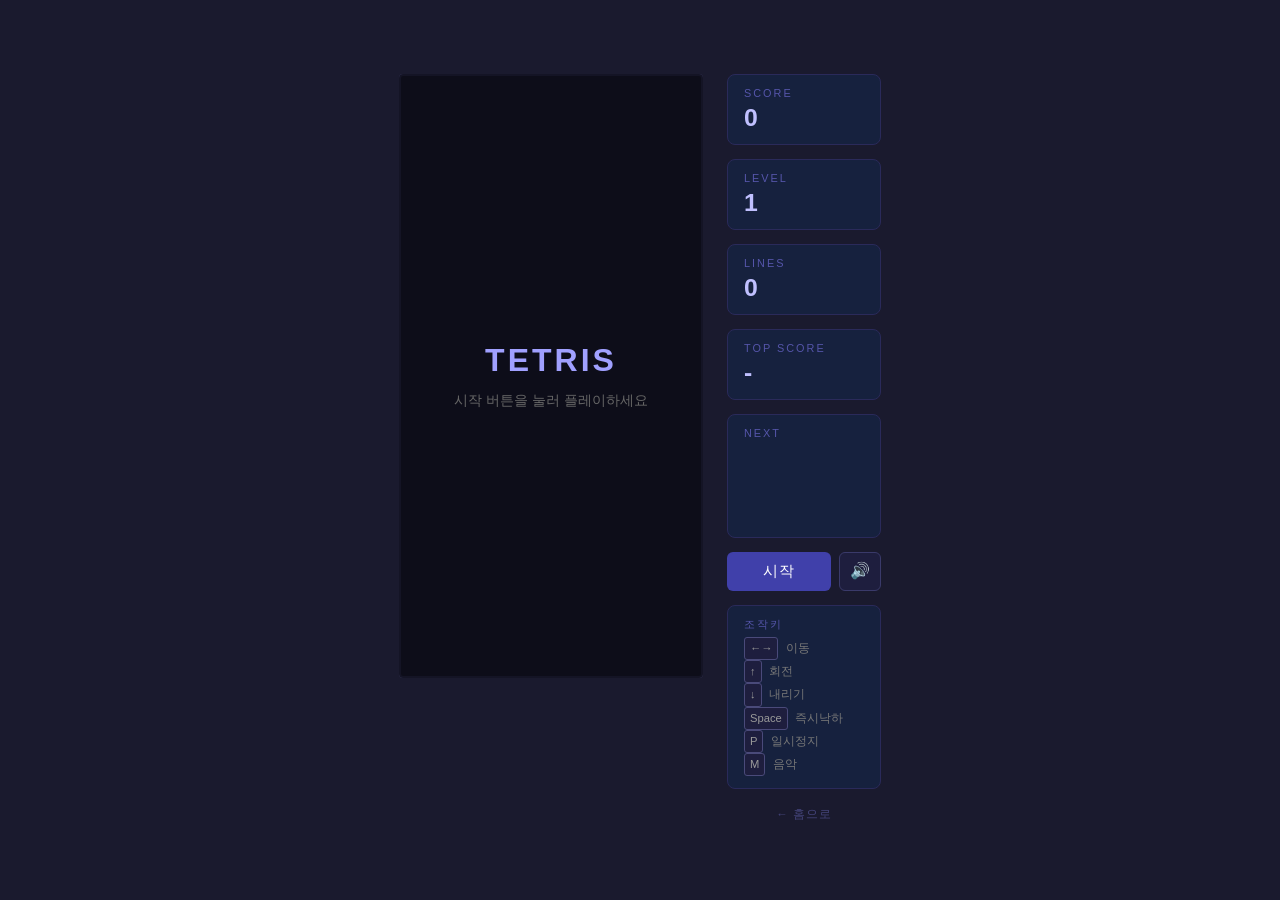
<file: index.html>
<!DOCTYPE html>
<html lang="ko">
<head>
  <meta charset="UTF-8">
  <meta name="viewport" content="width=device-width, initial-scale=1.0">
  <title>Tetris</title>
  <link rel="stylesheet" href="game.css">
</head>
<body>
<div id="app">
  <div id="board-wrap">
    <canvas id="board" width="300" height="600"></canvas>
    <div id="overlay">
      <h2>TETRIS</h2>
      <p>시작 버튼을 눌러 플레이하세요</p>
    </div>
  </div>

  <div id="sidebar">
    <div class="panel">
      <label>Score</label>
      <div class="value" id="score-val">0</div>
    </div>
    <div class="panel">
      <label>Level</label>
      <div class="value" id="level-val">1</div>
    </div>
    <div class="panel">
      <label>Lines</label>
      <div class="value" id="lines-val">0</div>
    </div>
    <div class="panel">
      <label>Top Score</label>
      <div id="top-nickname" style="font-size:11px;color:#666;margin-bottom:2px"></div>
      <div class="value" id="top-score-val">-</div>
    </div>
    <div class="panel">
      <label>Next</label>
      <canvas id="next-canvas" width="120" height="80"></canvas>
    </div>
    <div class="btn-row">
      <button id="btn">시작</button>
      <button id="mute-btn" title="음악 on/off">🔊</button>
    </div>
    <div class="panel">
      <label>조작키</label>
      <div class="keys">
        <span>←→</span> 이동<br>
        <span>↑</span> 회전<br>
        <span>↓</span> 내리기<br>
        <span>Space</span> 즉시낙하<br>
        <span>P</span> 일시정지<br>
        <span>M</span> 음악
      </div>
    </div>
    <a href="landing.html" id="home-link">← 홈으로</a>
  </div>
</div>

<script src="game.js"></script>
</body>
</html>
</file>
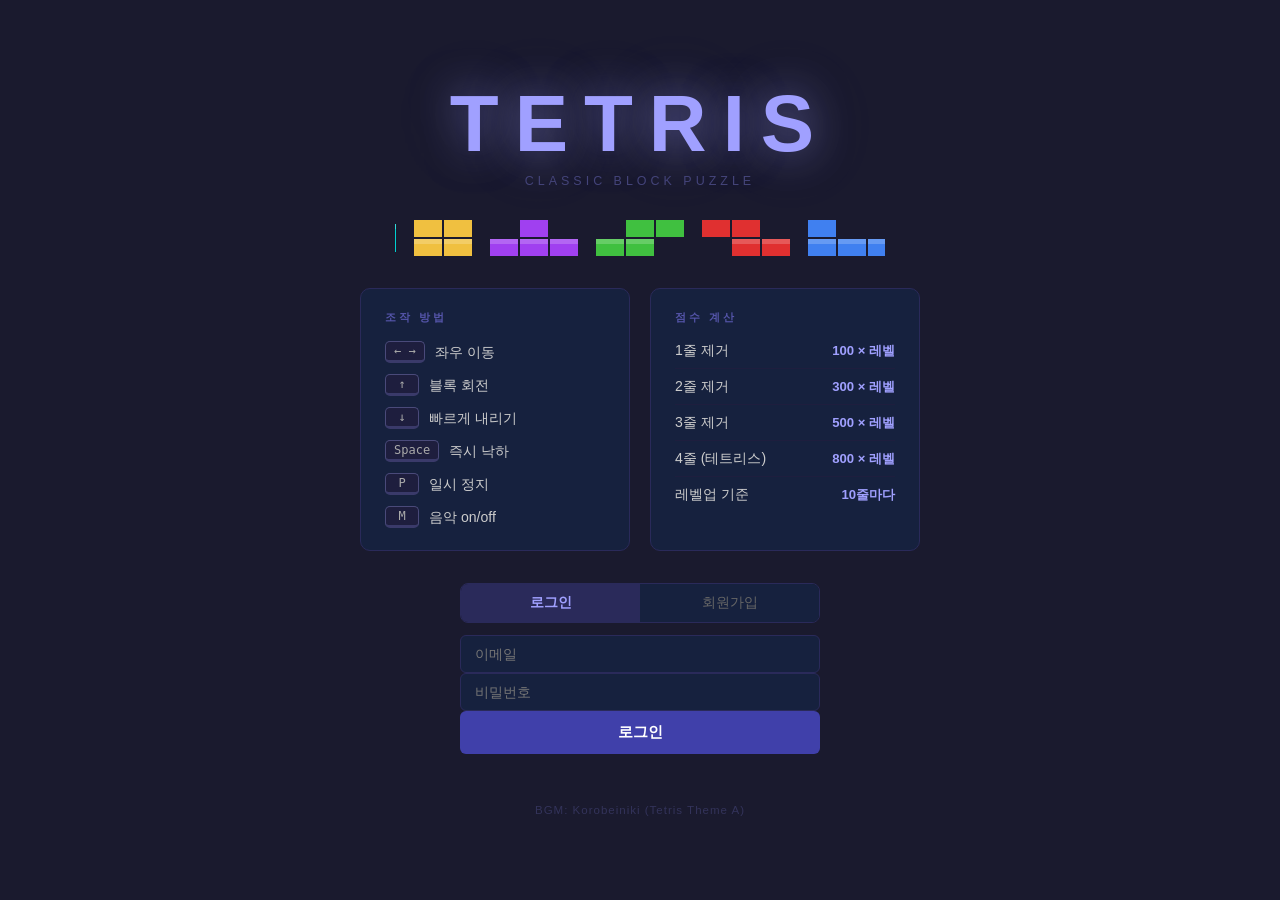
<file: landing.html>
<!DOCTYPE html>
<html lang="ko">
<head>
  <meta charset="UTF-8">
  <meta name="viewport" content="width=device-width, initial-scale=1.0">
  <title>Tetris — 시작하기</title>
  <link rel="stylesheet" href="landing.css">
</head>
<body>

  <header>
    <h1>TETRIS</h1>
    <p>Classic Block Puzzle</p>
  </header>

  <canvas id="blocks-canvas" width="490" height="36"></canvas>

  <div class="info-grid">
    <div class="panel">
      <h2>조작 방법</h2>
      <div class="key-row"><kbd>← →</kbd><span>좌우 이동</span></div>
      <div class="key-row"><kbd>↑</kbd><span>블록 회전</span></div>
      <div class="key-row"><kbd>↓</kbd><span>빠르게 내리기</span></div>
      <div class="key-row"><kbd>Space</kbd><span>즉시 낙하</span></div>
      <div class="key-row"><kbd>P</kbd><span>일시 정지</span></div>
      <div class="key-row"><kbd>M</kbd><span>음악 on/off</span></div>
    </div>

    <div class="panel">
      <h2>점수 계산</h2>
      <div class="score-row"><span>1줄 제거</span><span class="score-val">100 × 레벨</span></div>
      <div class="score-row"><span>2줄 제거</span><span class="score-val">300 × 레벨</span></div>
      <div class="score-row"><span>3줄 제거</span><span class="score-val">500 × 레벨</span></div>
      <div class="score-row"><span>4줄 (테트리스)</span><span class="score-val">800 × 레벨</span></div>
      <div class="score-row"><span>레벨업 기준</span><span class="score-val">10줄마다</span></div>
    </div>
  </div>

  <div id="auth-box">
    <div id="auth-tabs">
      <button class="tab-btn active" onclick="switchTab('login')">로그인</button>
      <button class="tab-btn" onclick="switchTab('register')">회원가입</button>
    </div>

    <div id="login-tab">
      <input type="email" id="login-email" placeholder="이메일" />
      <input type="password" id="login-pw" placeholder="비밀번호" />
      <button class="submit-btn" onclick="doLogin()">로그인</button>
      <p class="auth-msg" id="login-msg"></p>
    </div>

    <div id="register-tab" style="display:none">
      <input type="email" id="reg-email" placeholder="이메일" />
      <input type="text" id="reg-nickname" placeholder="닉네임" />
      <input type="password" id="reg-pw" placeholder="비밀번호" />
      <button class="submit-btn" onclick="doRegister()">가입하기</button>
      <p class="auth-msg" id="reg-msg"></p>
    </div>

    <div id="play-box" style="display:none">
      <p id="welcome-text"></p>
      <a href="index.html" class="play-btn">PLAY</a>
      <button class="logout-btn" onclick="doLogout()">로그아웃</button>
    </div>
  </div>

  <p class="hint">BGM: Korobeiniki (Tetris Theme A)</p>

  <script src="landing.js"></script>
  <script src="auth.js"></script>
</body>
</html>
</file>
<file: game.css>
* { box-sizing: border-box; margin: 0; padding: 0; }

body {
  background: #1a1a2e;
  color: #eee;
  font-family: 'Segoe UI', sans-serif;
  display: flex;
  justify-content: center;
  align-items: center;
  min-height: 100vh;
}

#app {
  display: flex;
  gap: 24px;
  align-items: flex-start;
}

#board-wrap {
  position: relative;
}

#board {
  display: block;
  border: 2px solid #4a4a7a;
  background: #0d0d1a;
  border-radius: 4px;
}

#overlay {
  position: absolute;
  inset: 0;
  display: flex;
  flex-direction: column;
  justify-content: center;
  align-items: center;
  background: rgba(13, 13, 26, 0.88);
  border-radius: 4px;
  gap: 12px;
}

#overlay h2 {
  font-size: 2rem;
  color: #a0a0ff;
  letter-spacing: 3px;
}

#overlay p {
  font-size: 0.88rem;
  color: #666;
}

#sidebar {
  display: flex;
  flex-direction: column;
  gap: 14px;
  min-width: 140px;
}

.panel {
  background: #16213e;
  border: 1px solid #2a2a5a;
  border-radius: 8px;
  padding: 12px 16px;
}

.panel label {
  font-size: 0.68rem;
  letter-spacing: 2px;
  color: #5555aa;
  text-transform: uppercase;
  display: block;
  margin-bottom: 5px;
}

.panel .value {
  font-size: 1.55rem;
  font-weight: 700;
  color: #c0c0ff;
}

#next-canvas {
  display: block;
  margin-top: 6px;
}

.panel .keys {
  font-size: 0.76rem;
  color: #777;
  line-height: 1.9;
}

.panel .keys span {
  display: inline-block;
  background: #1e1e3e;
  border: 1px solid #4a4a7a;
  border-radius: 3px;
  padding: 0 5px;
  font-size: 0.7rem;
  color: #999;
  margin-right: 4px;
}

.btn-row {
  display: flex;
  gap: 8px;
}

#btn {
  flex: 1;
  padding: 10px 6px;
  background: #4040aa;
  color: #fff;
  border: none;
  border-radius: 6px;
  font-size: 0.92rem;
  cursor: pointer;
  letter-spacing: 1px;
  transition: background 0.15s;
}

#btn:hover { background: #5555cc; }

#mute-btn {
  padding: 10px 10px;
  background: #1e1e3e;
  color: #aaa;
  border: 1px solid #3a3a6a;
  border-radius: 6px;
  font-size: 1rem;
  cursor: pointer;
  transition: background 0.15s, color 0.15s;
  line-height: 1;
}

#mute-btn:hover { background: #2a2a5a; color: #fff; }
#mute-btn.muted { color: #444; }

#home-link {
  display: block;
  font-size: 0.72rem;
  color: #44447a;
  text-decoration: none;
  letter-spacing: 1px;
  text-align: center;
  padding: 4px 0;
  transition: color 0.15s;
}

#home-link:hover { color: #8888cc; }
</file>
<file: landing.css>
* { box-sizing: border-box; margin: 0; padding: 0; }

body {
  background: #1a1a2e;
  color: #eee;
  font-family: 'Segoe UI', sans-serif;
  min-height: 100vh;
  display: flex;
  flex-direction: column;
  align-items: center;
  justify-content: center;
  padding: 40px 20px;
  gap: 32px;
}

header {
  text-align: center;
}

header h1 {
  font-size: 5rem;
  letter-spacing: 16px;
  color: #a0a0ff;
  text-shadow: 0 0 40px rgba(160,160,255,0.5), 0 0 80px rgba(160,160,255,0.2);
  line-height: 1;
}

header p {
  margin-top: 10px;
  font-size: 0.78rem;
  letter-spacing: 4px;
  color: #44447a;
  text-transform: uppercase;
}

#blocks-canvas {
  display: block;
}

.info-grid {
  display: grid;
  grid-template-columns: 1fr 1fr;
  gap: 20px;
  width: 100%;
  max-width: 560px;
}

.panel {
  background: #16213e;
  border: 1px solid #2a2a5a;
  border-radius: 10px;
  padding: 22px 24px;
}

.panel h2 {
  font-size: 0.68rem;
  letter-spacing: 3px;
  color: #5555aa;
  text-transform: uppercase;
  margin-bottom: 16px;
}

.key-row {
  display: flex;
  align-items: center;
  gap: 10px;
  margin-bottom: 11px;
  font-size: 0.88rem;
  color: #ccc;
}

.key-row:last-child { margin-bottom: 0; }

kbd {
  display: inline-block;
  background: #1e1e3e;
  border: 1px solid #4a4a7a;
  border-bottom: 3px solid #3a3a6a;
  border-radius: 5px;
  padding: 2px 8px;
  font-size: 0.75rem;
  color: #aaa;
  min-width: 34px;
  text-align: center;
  white-space: nowrap;
}

.score-row {
  display: flex;
  justify-content: space-between;
  align-items: center;
  padding: 8px 0;
  border-bottom: 1px solid #1e1e3e;
  font-size: 0.88rem;
  color: #ccc;
}

.score-row:last-child { border-bottom: none; padding-bottom: 0; }
.score-row:first-of-type { padding-top: 0; }

.score-val {
  color: #a0a0ff;
  font-weight: 600;
  font-size: 0.82rem;
}

.play-btn {
  display: block;
  width: 220px;
  padding: 15px;
  background: #4040aa;
  color: #fff;
  border: none;
  border-radius: 8px;
  font-size: 1.1rem;
  font-weight: 600;
  letter-spacing: 6px;
  cursor: pointer;
  text-align: center;
  text-decoration: none;
  transition: background 0.15s, transform 0.1s, box-shadow 0.15s;
  box-shadow: 0 4px 20px rgba(64, 64, 170, 0.4);
}

.play-btn:hover {
  background: #5555cc;
  transform: translateY(-2px);
  box-shadow: 0 8px 30px rgba(85, 85, 204, 0.5);
}

.hint {
  font-size: 0.72rem;
  color: #33335a;
  letter-spacing: 1px;
}

/* ─── Auth box ─────────────────────────────────────────────────── */
#auth-box {
  width: 100%;
  max-width: 360px;
  display: flex;
  flex-direction: column;
  align-items: center;
  gap: 12px;
}

#auth-tabs {
  display: flex;
  gap: 0;
  border: 1px solid #2a2a5a;
  border-radius: 8px;
  overflow: hidden;
  width: 100%;
}

.tab-btn {
  flex: 1;
  padding: 10px;
  background: #16213e;
  border: none;
  color: #666;
  font-size: 0.85rem;
  cursor: pointer;
  transition: background 0.15s, color 0.15s;
}

.tab-btn.active {
  background: #2a2a5a;
  color: #a0a0ff;
  font-weight: 600;
}

#login-tab,
#register-tab {
  width: 100%;
  flex-direction: column;
  gap: 10px;
}

#login-tab input,
#register-tab input {
  width: 100%;
  padding: 10px 14px;
  background: #16213e;
  border: 1px solid #2a2a5a;
  border-radius: 6px;
  color: #eee;
  font-size: 0.9rem;
  outline: none;
  transition: border-color 0.15s;
}

#login-tab input:focus,
#register-tab input:focus {
  border-color: #4040aa;
}

.submit-btn {
  width: 100%;
  padding: 11px;
  background: #4040aa;
  border: none;
  border-radius: 6px;
  color: #fff;
  font-size: 0.95rem;
  font-weight: 600;
  cursor: pointer;
  transition: background 0.15s;
}

.submit-btn:hover { background: #5555cc; }

.auth-msg {
  font-size: 0.8rem;
  color: #e05555;
  min-height: 18px;
  text-align: center;
}

#play-box {
  flex-direction: column;
  align-items: center;
  gap: 12px;
  width: 100%;
}

#welcome-text {
  font-size: 0.9rem;
  color: #a0a0ff;
}

.logout-btn {
  background: none;
  border: 1px solid #2a2a5a;
  border-radius: 6px;
  color: #555;
  font-size: 0.78rem;
  padding: 6px 16px;
  cursor: pointer;
  transition: color 0.15s, border-color 0.15s;
}

.logout-btn:hover {
  color: #aaa;
  border-color: #4a4a7a;
}
</file>
